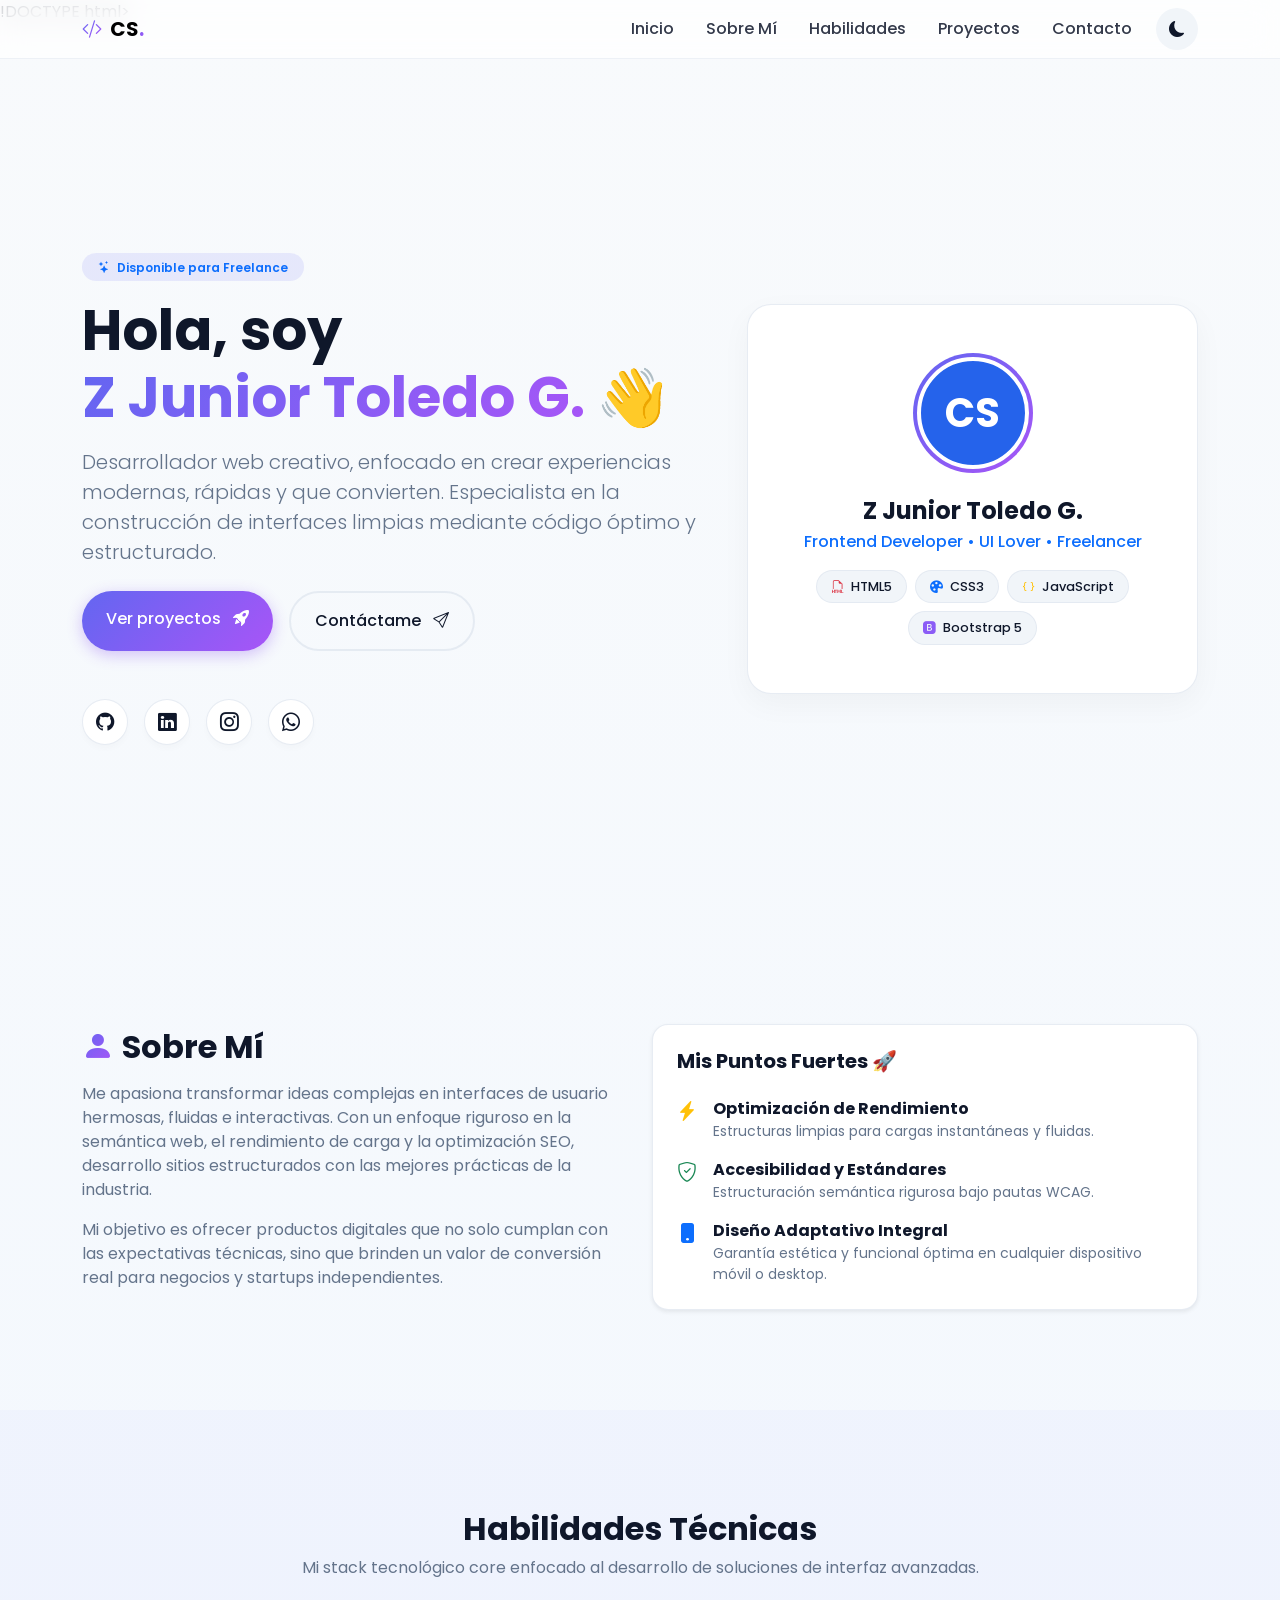
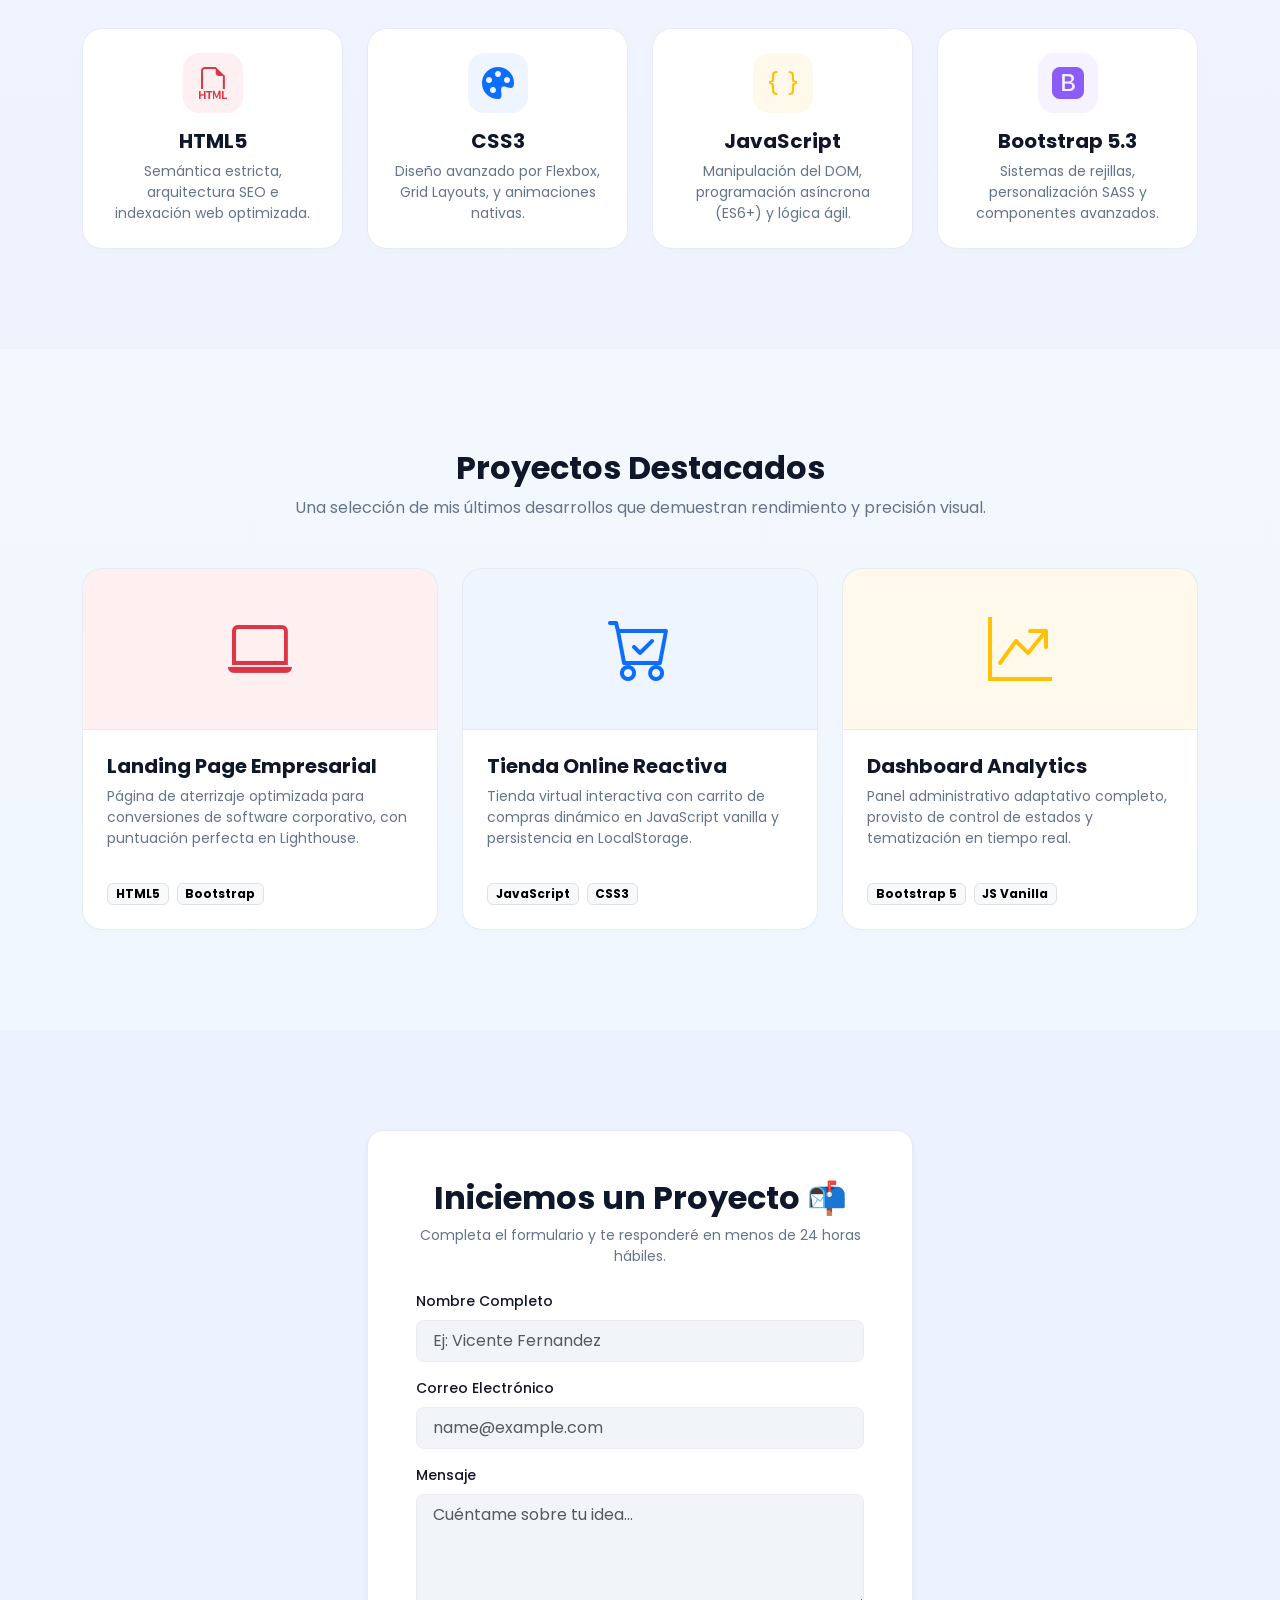
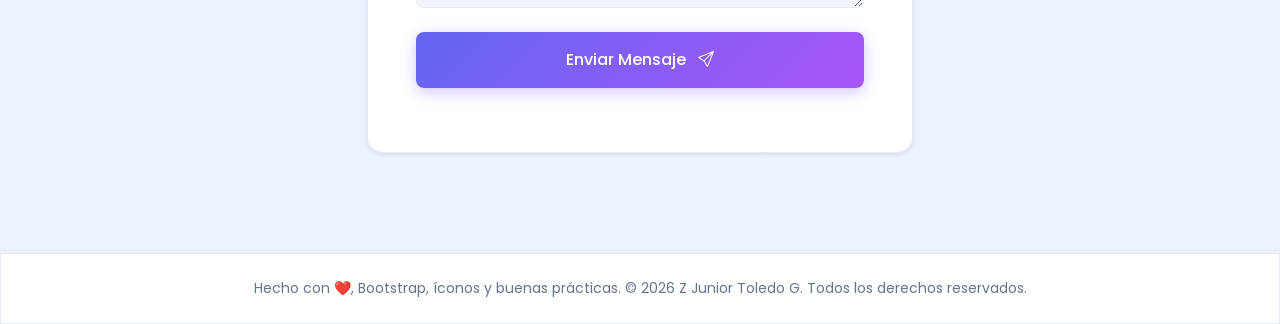
<file: index.html>
!DOCTYPE html>
<html lang="es" data-bs-theme="light">
<head>
    <meta charset="UTF-8">
    <meta name="viewport" content="width=device-width, initial-scale=1.0">
    <meta name="theme-color" content="#faf8f5">
    <title>Z Junior Toledo G. | Portfolio</title>
    <link rel="preconnect" href="https://fonts.googleapis.com">
    <link rel="preconnect" href="https://fonts.gstatic.com" crossorigin>
    <link href="https://fonts.googleapis.com/css2?family=Poppins:wght@300;400;500;600;700&display=swap" rel="stylesheet">
    <link href="https://cdn.jsdelivr.net/npm/bootstrap@5.3.3/dist/css/bootstrap.min.css" rel="stylesheet">
    <link rel="stylesheet" href="https://cdn.jsdelivr.net/npm/bootstrap-icons@1.11.3/font/bootstrap-icons.min.css">
    <link rel="stylesheet" href="styles.css">
</head>
<body>

    <nav class="navbar navbar-expand-lg fixed-top custom-navbar">
        <div class="container">
            <a class="navbar-brand fw-bold" href="#">
                <i class="bi bi-code-slash text-gradient me-2"></i>CS<span class="text-gradient">.</span>
            </a>
            <div class="d-flex align-items-center order-lg-last ms-2">
                <button class="btn btn-theme-toggle" id="themeToggle" type="button" aria-label="Cambiar tema de color">
                    <i class="bi bi-moon-fill" id="themeToggleIcon"></i>
                </button>
                <button class="navbar-toggler ms-2 border-0 shadow-none" type="button" data-bs-toggle="collapse" data-bs-target="#navbarNav" aria-controls="navbarNav" aria-expanded="false" aria-label="Toggle navigation">
                    <span class="navbar-toggler-icon"></span>
                </button>
            </div>
            <div class="collapse navbar-collapse" id="navbarNav">
                <ul class="navbar-nav ms-auto fw-medium">
                    <li class="nav-item"><a class="nav-link px-3" href="#hero">Inicio</a></li>
                    <li class="nav-item"><a class="nav-link px-3" href="#about">Sobre Mí</a></li>
                    <li class="nav-item"><a class="nav-link px-3" href="#skills">Habilidades</a></li>
                    <li class="nav-item"><a class="nav-link px-3" href="#projects">Proyectos</a></li>
                    <li class="nav-item"><a class="nav-link px-3" href="#contact">Contacto</a></li>
                </ul>
            </div>
        </div>
    </nav>

    <section id="hero" class="d-flex align-items-center">
        <div class="container">
            <div class="row gy-5 align-items-center">
                <div class="col-lg-7 text-center text-lg-start">
                    <span class="badge bg-primary-soft text-primary mb-3 px-3 py-2 rounded-pill fw-semibold">
                        <i class="bi bi-stars me-1"></i> Disponible para Freelance
                    </span>
                    <h1 class="display-4 fw-bold mb-3">Hola, soy <span class="text-gradient text-nowrap">Z Junior Toledo G.</span> 👋</h1>
                    <p class="lead text-muted mb-4 fs-5">
                        Desarrollador web creativo, enfocado en crear experiencias modernas, rápidas y que convierten. Especialista en la construcción de interfaces limpias mediante código óptimo y estructurado.
                    </p>
                    <div class="d-flex flex-wrap gap-3 justify-content-center justify-content-lg-start mb-5">
                        <a href="#projects" class="btn btn-primary-custom px-4 py-3">
                            Ver proyectos <i class="bi bi-rocket-takeoff-fill ms-2"></i>
                        </a>
                        <a href="#contact" class="btn btn-outline-custom px-4 py-3">
                            Contáctame <i class="bi bi-send ms-2"></i>
                        </a>
                    </div>
                    <div class="d-flex gap-3 justify-content-center justify-content-lg-start social-links">
                        <a href="https://github.com" target="_blank" rel="noopener" aria-label="GitHub" class="social-icon"><i class="bi bi-github"></i></a>
                        <a href="https://linkedin.com" target="_blank" rel="noopener" aria-label="LinkedIn" class="social-icon"><i class="bi bi-linkedin"></i></a>
                        <a href="https://instagram.com" target="_blank" rel="noopener" aria-label="Instagram" class="social-icon"><i class="bi bi-instagram"></i></a>
                        <a href="https://wa.me" target="_blank" rel="noopener" aria-label="WhatsApp" class="social-icon"><i class="bi bi-whatsapp"></i></a>
                    </div>
                </div>
                <div class="col-lg-5">
                    <div class="hero-card mx-auto text-center p-4 p-md-5">
                        <div class="avatar-container mb-4">
                            <div class="avatar-gradient">
                                <div class="avatar-placeholder">
                                    <span class="fw-bold text-white fs-1">CS</span>
                                </div>
                            </div>
                        </div>
                        <h2 class="h4 fw-bold mb-1">Z Junior Toledo G.</h2>
                        <p class="text-primary fw-medium mb-3">Frontend Developer • UI Lover • Freelancer</p>
                        <div class="d-flex flex-wrap gap-2 justify-content-center mt-3">
                            <span class="tech-chip"><i class="bi bi-filetype-html me-1 text-danger"></i> HTML5</span>
                            <span class="tech-chip"><i class="bi bi-palette-fill me-1 text-primary"></i> CSS3</span>
                            <span class="tech-chip"><i class="bi bi-braces me-1 text-warning"></i> JavaScript</span>
                            <span class="tech-chip"><i class="bi bi-bootstrap-fill me-1 text-purple"></i> Bootstrap 5</span>
                        </div>
                    </div>
                </div>
            </div>
        </div>
    </section>

    <section id="about" class="section-padding">
        <div class="container">
            <div class="row gy-4 align-items-center">
                <div class="col-lg-6">
                    <h2 class="fw-bold mb-3"><i class="bi bi-person-fill text-gradient me-2"></i>Sobre Mí</h2>
                    <p class="text-muted text-justify">
                        Me apasiona transformar ideas complejas en interfaces de usuario hermosas, fluidas e interactivas. Con un enfoque riguroso en la semántica web, el rendimiento de carga y la optimización SEO, desarrollo sitios estructurados con las mejores prácticas de la industria.
                    </p>
                    <p class="text-muted text-justify">
                        Mi objetivo es ofrecer productos digitales que no solo cumplan con las expectativas técnicas, sino que brinden un valor de conversión real para negocios y startups independientes.
                    </p>
                </div>
                <div class="col-lg-6">
                    <div class="p-4 bg-card rounded-4 border-card shadow-sm">
                        <h3 class="h5 fw-bold mb-4">Mis Puntos Fuertes 🚀</h3>
                        <ul class="list-unstyled m-0">
                            <li class="d-flex align-items-start mb-3">
                                <i class="bi bi-lightning-charge-fill text-warning me-3 fs-5 mt-1"></i>
                                <div>
                                    <strong class="d-block text-body">Optimización de Rendimiento</strong>
                                    <span class="text-muted small">Estructuras limpias para cargas instantáneas y fluidas.</span>
                                </div>
                            </li>
                            <li class="d-flex align-items-start mb-3">
                                <i class="bi bi-shield-check text-success me-3 fs-5 mt-1"></i>
                                <div>
                                    <strong class="d-block text-body">Accesibilidad y Estándares</strong>
                                    <span class="text-muted small">Estructuración semántica rigurosa bajo pautas WCAG.</span>
                                </div>
                            </li>
                            <li class="d-flex align-items-start">
                                <i class="bi bi-phone-fill text-primary me-3 fs-5 mt-1"></i>
                                <div>
                                    <strong class="d-block text-body">Diseño Adaptativo Integral</strong>
                                    <span class="text-muted small">Garantía estética y funcional óptima en cualquier dispositivo móvil o desktop.</span>
                                </div>
                            </li>
                        </ul>
                    </div>
                </div>
            </div>
        </div>
    </section>

    <section id="skills" class="section-padding section-bg">
        <div class="container">
            <div class="text-center max-w-xl mx-auto mb-5">
                <h2 class="fw-bold mb-2">Habilidades Técnicas</h2>
                <p class="text-muted">Mi stack tecnológico core enfocado al desarrollo de soluciones de interfaz avanzadas.</p>
            </div>
            <div class="row g-4">
                <div class="col-md-6 col-lg-3">
                    <div class="skill-card text-center p-4">
                        <div class="skill-icon-wrapper html-bg mb-3 mx-auto">
                            <i class="bi bi-filetype-html fs-2 text-danger"></i>
                        </div>
                        <h3 class="h5 fw-bold mb-2">HTML5</h3>
                        <p class="text-muted small mb-0">Semántica estricta, arquitectura SEO e indexación web optimizada.</p>
                    </div>
                </div>
                <div class="col-md-6 col-lg-3">
                    <div class="skill-card text-center p-4">
                        <div class="skill-icon-wrapper css-bg mb-3 mx-auto">
                            <i class="bi bi-palette-fill fs-2 text-primary"></i>
                        </div>
                        <h3 class="h5 fw-bold mb-2">CSS3</h3>
                        <p class="text-muted small mb-0">Diseño avanzado por Flexbox, Grid Layouts, y animaciones nativas.</p>
                    </div>
                </div>
                <div class="col-md-6 col-lg-3">
                    <div class="skill-card text-center p-4">
                        <div class="skill-icon-wrapper js-bg mb-3 mx-auto">
                            <i class="bi bi-braces fs-2 text-warning"></i>
                        </div>
                        <h3 class="h5 fw-bold mb-2">JavaScript</h3>
                        <p class="text-muted small mb-0">Manipulación del DOM, programación asíncrona (ES6+) y lógica ágil.</p>
                    </div>
                </div>
                <div class="col-md-6 col-lg-3">
                    <div class="skill-card text-center p-4">
                        <div class="skill-icon-wrapper bs-bg mb-3 mx-auto">
                            <i class="bi bi-bootstrap-fill fs-2 text-purple"></i>
                        </div>
                        <h3 class="h5 fw-bold mb-2">Bootstrap 5.3</h3>
                        <p class="text-muted small mb-0">Sistemas de rejillas, personalización SASS y componentes avanzados.</p>
                    </div>
                </div>
            </div>
        </div>
    </section>

    <section id="projects" class="section-padding">
        <div class="container">
            <div class="text-center max-w-xl mx-auto mb-5">
                <h2 class="fw-bold mb-2">Proyectos Destacados</h2>
                <p class="text-muted">Una selección de mis últimos desarrollos que demuestran rendimiento y precisión visual.</p>
            </div>
            <div class="row g-4">
                <div class="col-md-6 col-lg-4">
                    <div class="project-card h-100 overflow-hidden d-flex flex-column">
                        <div class="project-image-placeholder p-5 text-center html-bg">
                            <i class="bi bi-laptop display-3 text-danger"></i>
                        </div>
                        <div class="p-4 d-flex flex-column flex-grow-1">
                            <h3 class="h5 fw-bold mb-2">Landing Page Empresarial</h3>
                            <p class="text-muted small flex-grow-1">Página de aterrizaje optimizada para conversiones de software corporativo, con puntuación perfecta en Lighthouse.</p>
                            <div class="mt-3">
                                <span class="badge text-bg-light border me-1">HTML5</span>
                                <span class="badge text-bg-light border">Bootstrap</span>
                            </div>
                        </div>
                    </div>
                </div>
                <div class="col-md-6 col-lg-4">
                    <div class="project-card h-100 overflow-hidden d-flex flex-column">
                        <div class="project-image-placeholder p-5 text-center css-bg">
                            <i class="bi bi-cart-check display-3 text-primary"></i>
                        </div>
                        <div class="p-4 d-flex flex-column flex-grow-1">
                            <h3 class="h5 fw-bold mb-2">Tienda Online Reactiva</h3>
                            <p class="text-muted small flex-grow-1">Tienda virtual interactiva con carrito de compras dinámico en JavaScript vanilla y persistencia en LocalStorage.</p>
                            <div class="mt-3">
                                <span class="badge text-bg-light border me-1">JavaScript</span>
                                <span class="badge text-bg-light border">CSS3</span>
                            </div>
                        </div>
                    </div>
                </div>
                <div class="col-md-6 col-lg-4">
                    <div class="project-card h-100 overflow-hidden d-flex flex-column">
                        <div class="project-image-placeholder p-5 text-center js-bg">
                            <i class="bi bi-graph-up-arrow display-3 text-warning"></i>
                        </div>
                        <div class="p-4 d-flex flex-column flex-grow-1">
                            <h3 class="h5 fw-bold mb-2">Dashboard Analytics</h3>
                            <p class="text-muted small flex-grow-1">Panel administrativo adaptativo completo, provisto de control de estados y tematización en tiempo real.</p>
                            <div class="mt-3">
                                <span class="badge text-bg-light border me-1">Bootstrap 5</span>
                                <span class="badge text-bg-light border">JS Vanilla</span>
                            </div>
                        </div>
                    </div>
                </div>
            </div>
        </div>
    </section>

    <section id="contact" class="section-padding section-bg">
        <div class="container">
            <div class="row justify-content-center">
                <div class="col-lg-6">
                    <div class="bg-card p-4 p-md-5 rounded-4 border-card shadow-sm">
                        <div class="text-center mb-4">
                            <h2 class="fw-bold mb-2">Iniciemos un Proyecto 📬</h2>
                            <p class="text-muted small">Completa el formulario y te responderé en menos de 24 horas hábiles.</p>
                        </div>
                        
                        <div class="alert alert-success d-none mb-4 border-0 align-items-center rounded-3 shadow-sm" id="successAlert" role="alert">
                            <i class="bi bi-shield-check fs-4 me-2"></i>
                            <div>
                                <strong>¡Mensaje enviado con éxito!</strong> Gracias por contactar a Z Junior Toledo G.
                            </div>
                        </div>

                        <form id="contactForm" novalidate>
                            <div class="mb-3">
                                <label for="name" class="form-label fw-medium small">Nombre Completo</label>
                                <input type="text" class="form-control px-3 py-2 rounded-3" id="name" required placeholder="Ej: Vicente Fernandez">
                                <div class="invalid-feedback">Por favor, ingresa tu nombre completo.</div>
                            </div>
                            <div class="mb-3">
                                <label for="email" class="form-label fw-medium small">Correo Electrónico</label>
                                <input type="email" class="form-control px-3 py-2 rounded-3" id="email" required placeholder="name@example.com">
                                <div class="invalid-feedback">Ingresa una dirección de correo válida.</div>
                            </div>
                            <div class="mb-4">
                                <label for="message" class="form-label fw-medium small">Mensaje</label>
                                <textarea class="form-control px-3 py-2 rounded-3" id="message" rows="4" required placeholder="Cuéntame sobre tu idea..."></textarea>
                                <div class="invalid-feedback">Por favor escribe un mensaje.</div>
                            </div>
                            <button type="submit" class="btn btn-primary-custom w-100 py-3 rounded-3 fw-medium">
                                Enviar Mensaje <i class="bi bi-send ms-2"></i>
                            </button>
                        </form>
                    </div>
                </div>
            </div>
        </div>
    </section>

    <footer class="py-4 text-center border-top border-card bg-card">
        <div class="container">
            <p class="text-muted small mb-0">
                Hecho con ❤️, Bootstrap, íconos y buenas prácticas. © 2026 Z Junior Toledo G. Todos los derechos reservados.
            </p>
        </div>
    </footer>

    <script src="https://cdn.jsdelivr.net/npm/bootstrap@5.3.3/dist/js/bootstrap.bundle.min.js"></script>
    <script src="index.js"></script>
</body>
</html>
</file>
<file: styles.css>
:root {
    --primary-gradient: linear-gradient(135deg, #6366f1 0%, #a855f7 100%);
    --bg-gradient: linear-gradient(180deg, #f8fafc 0%, #eff6ff 100%);
    --card-bg: #ffffff;
    --card-border: rgba(226, 232, 240, 0.8);
    --text-primary: #0f172a;
    --text-muted: #64748b;
    --navbar-bg: rgba(255, 255, 255, 0.75);
    --navbar-border: rgba(226, 232, 240, 0.6);
    --icon-circle-bg: #f1f5f9;
}

[data-bs-theme="dark"] {
    --bg-gradient: linear-gradient(180deg, #0f172a 0%, #1e1b4b 100%);
    --card-bg: #1e293b;
    --card-border: rgba(51, 65, 85, 0.6);
    --text-primary: #f8fafc;
    --text-muted: #94a3b8;
    --navbar-bg: rgba(15, 23, 42, 0.75);
    --navbar-border: rgba(51, 65, 85, 0.5);
    --icon-circle-bg: #334155;
    
    --bs-body-bg: #0f172a;
    --bs-body-color: #f8fafc;
}

* {
    box-sizing: border-box;
}

body {
    font-family: 'Poppins', sans-serif;
    background: var(--bg-gradient);
    color: var(--text-primary);
    margin: 0;
    padding: 0;
    transition: background 0.4s ease, color 0.4s ease;
    overflow-x: hidden;
}

/* Clases de Control de Tematización */
.text-body { color: var(--text-primary) !important; }
.text-muted { color: var(--text-muted) !important; }
.bg-card { background-color: var(--card-bg) !important; }
.border-card { border: 1px solid var(--card-border) !important; }

.section-padding {
    padding: 100px 0;
}

.section-bg {
    background-color: rgba(99, 102, 241, 0.03);
}

.text-gradient {
    background: var(--primary-gradient);
    background-clip: text;
    -webkit-background-clip: text;
    -webkit-text-fill-color: transparent;
    display: inline-block;
}

.bg-primary-soft {
    background-color: rgba(99, 102, 241, 0.12);
}

/* Glassmorphism Navbar */
.custom-navbar {
    background: var(--navbar-bg);
    backdrop-filter: blur(15px);
    -webkit-backdrop-filter: blur(15px);
    border-bottom: 1px solid var(--navbar-border);
    transition: all 0.3s ease;
}

.custom-navbar .nav-link {
    color: var(--text-primary);
    opacity: 0.85;
    transition: color 0.2s;
}

.custom-navbar .nav-link:hover {
    color: #6366f1;
    opacity: 1;
}

/* Toggle Switch Icono */
.btn-theme-toggle {
    background: var(--icon-circle-bg);
    border: none;
    color: var(--text-primary);
    width: 42px;
    height: 42px;
    border-radius: 50%;
    display: flex;
    align-items: center;
    justify-content: center;
    cursor: pointer;
    transition: transform 0.2s, background 0.3s;
}

.btn-theme-toggle:hover {
    transform: scale(1.08);
}

/* Hero Sección */
#hero {
    min-height: 100vh;
    padding-top: 110px;
    padding-bottom: 60px;
}

.btn-primary-custom {
    background: var(--primary-gradient);
    color: white !important;
    border: none;
    font-weight: 500;
    border-radius: 30px;
    box-shadow: 0 4px 15px rgba(124, 58, 237, 0.3);
    transition: transform 0.2s, box-shadow 0.2s;
}

.btn-primary-custom:hover {
    transform: translateY(-2px);
    box-shadow: 0 6px 20px rgba(124, 58, 237, 0.45);
}

.btn-outline-custom {
    background: transparent;
    color: var(--text-primary) !important;
    border: 2px solid var(--card-border);
    font-weight: 500;
    border-radius: 30px;
    transition: all 0.2s ease;
}

.btn-outline-custom:hover {
    background: var(--icon-circle-bg);
    border-color: var(--text-primary);
    transform: translateY(-2px);
}

.social-icon {
    width: 46px;
    height: 46px;
    background: var(--card-bg);
    border: 1px solid var(--card-border);
    color: var(--text-primary);
    border-radius: 50%;
    display: flex;
    align-items: center;
    justify-content: center;
    text-decoration: none;
    font-size: 1.15rem;
    box-shadow: 0 4px 6px rgba(0,0,0,0.02);
    transition: all 0.2s ease;
}

.social-icon:hover {
    background: var(--primary-gradient);
    color: white !important;
    transform: translateY(-3px);
    border-color: transparent;
}

/* Tarjeta de Identificación Lateral */
.hero-card {
    background: var(--card-bg);
    border: 1px solid var(--card-border);
    border-radius: 24px;
    box-shadow: 0 10px 30px rgba(0, 0, 0, 0.04);
}

.avatar-gradient {
    width: 120px;
    height: 120px;
    background: var(--primary-gradient);
    border-radius: 50%;
    padding: 4px;
    display: inline-block;
}

.avatar-placeholder {
    width: 100%;
    height: 100%;
    background: #2563eb;
    border-radius: 50%;
    display: flex;
    align-items: center;
    justify-content: center;
    border: 4px solid var(--card-bg);
}

.tech-chip {
    background: var(--icon-circle-bg);
    color: var(--text-primary);
    padding: 6px 14px;
    border-radius: 20px;
    font-size: 0.8rem;
    font-weight: 500;
    border: 1px solid var(--card-border);
}

.text-purple { color: #8b5cf6 !important; }

/* Tarjetas de Habilidades y Microinteracciones */
.skill-card {
    background: var(--card-bg);
    border: 1px solid var(--card-border);
    border-radius: 20px;
    box-shadow: 0 4px 12px rgba(0,0,0,0.01);
    transition: transform 0.3s ease, box-shadow 0.3s ease;
}

.skill-card:hover {
    transform: translateY(-5px);
    box-shadow: 0 12px 24px rgba(0,0,0,0.06);
}

.skill-icon-wrapper {
    width: 60px;
    height: 60px;
    border-radius: 16px;
    display: flex;
    align-items: center;
    justify-content: center;
}

.html-bg { background-color: rgba(239, 68, 68, 0.08); }
.css-bg { background-color: rgba(59, 130, 246, 0.08); }
.js-bg { background-color: rgba(234, 179, 8, 0.08); }
.bs-bg { background-color: rgba(139, 92, 246, 0.08); }

/* Secciones de Proyectos */
.project-card {
    background: var(--card-bg);
    border: 1px solid var(--card-border);
    border-radius: 20px;
    box-shadow: 0 5px 15px rgba(0,0,0,0.01);
    transition: transform 0.3s ease, box-shadow 0.3s ease;
}

.project-card:hover {
    transform: translateY(-6px);
    box-shadow: 0 15px 30px rgba(0,0,0,0.08);
}

.project-image-placeholder {
    border-bottom: 1px solid var(--card-border);
}

/* Modificaciones de Formularios */
.form-control {
    background-color: var(--icon-circle-bg);
    border: 1px solid var(--card-border);
    color: var(--text-primary);
    transition: border-color 0.2s, background-color 0.2s;
}

.form-control:focus {
    background-color: var(--card-bg);
    border-color: #6366f1;
    color: var(--text-primary);
    box-shadow: 0 0 0 3px rgba(99, 102, 241, 0.15);
}
</file>
